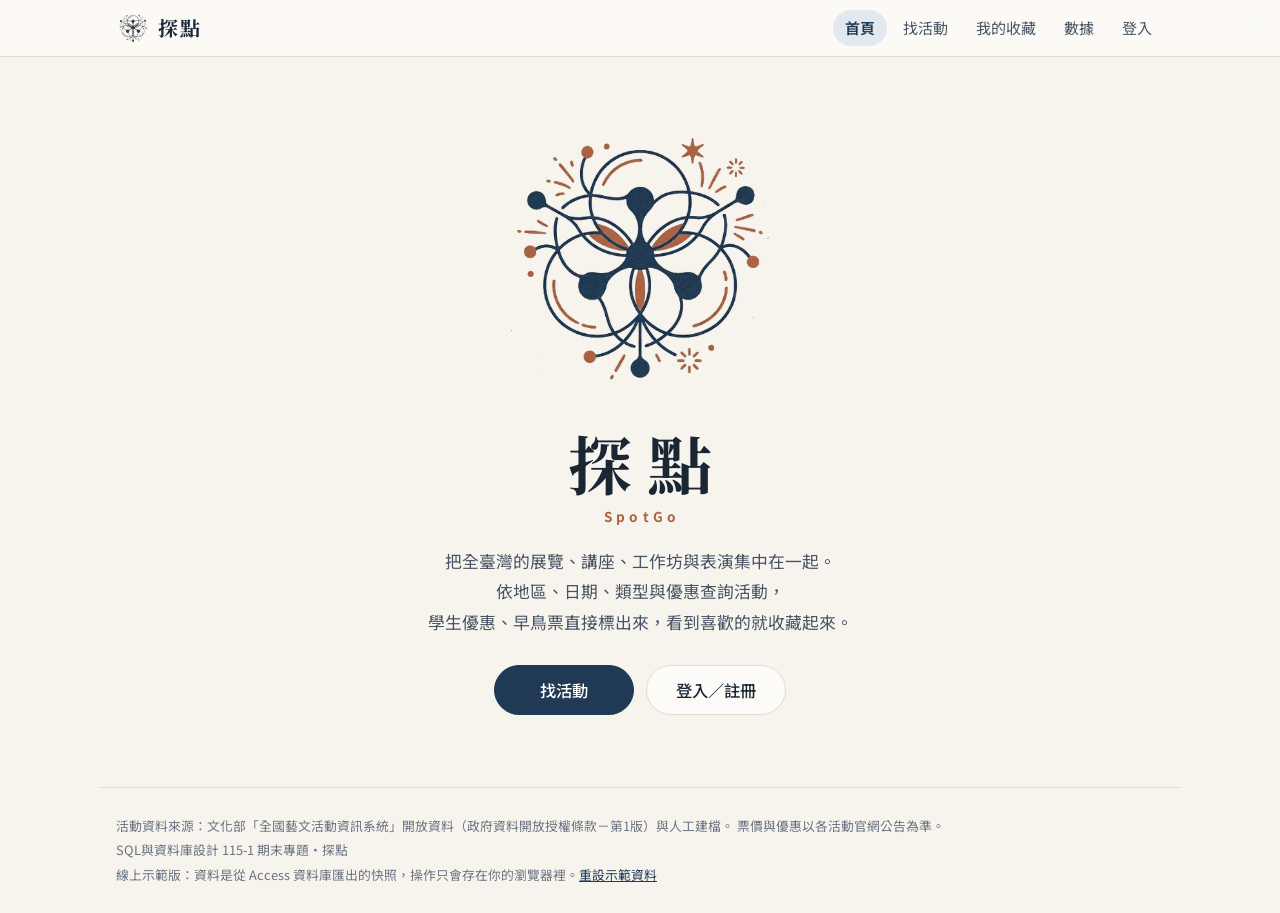
<file: index.html>
<!doctype html>
<html lang="zh-Hant">
<head>
  <meta charset="utf-8">
  <meta name="viewport" content="width=device-width, initial-scale=1, viewport-fit=cover">
  <title>探點</title>
  <meta name="theme-color" content="#203a55">
  <link rel="icon" type="image/png" href="favicon.png">
  <link rel="preconnect" href="https://fonts.googleapis.com">
  <link rel="preconnect" href="https://fonts.gstatic.com" crossorigin>
  <link rel="stylesheet" href="https://fonts.googleapis.com/css2?family=Noto+Sans+TC:wght@400;500;700&family=Noto+Serif+TC:wght@600;700&display=swap">
  <link rel="stylesheet" href="style.css">
</head>
<body>
  <header class="topbar">
    <div class="topbar-inner">
      <a href="#/" class="brand"><img class="brand-logo" src="logo.png" alt="" width="34" height="34">探點</a>
      <nav class="nav" aria-label="主選單">
        <a href="#/" data-nav="home">首頁</a>
        <a href="#/search" data-nav="search">找活動</a>
        <a href="#/saves" data-nav="saves" data-roles="guest,使用者">我的收藏</a>
        <a href="#/merchant" data-nav="merchant" data-roles="商家" hidden>商家後台</a>
        <a href="#/admin" data-nav="admin" data-roles="管理員" hidden>管理員後台</a>
        <a href="#/stats" data-nav="stats">數據</a>
        <a href="#/login" data-nav="login" id="nav-account">登入</a>
      </nav>
    </div>
  </header>

  <main id="app" class="container" tabindex="-1"></main>

  <footer class="footer container">
    <p>活動資料來源：文化部「全國藝文活動資訊系統」開放資料（政府資料開放授權條款－第1版）與人工建檔。
      票價與優惠以各活動官網公告為準。</p>
    <p>SQL與資料庫設計 115-1 期末專題・探點</p>
    <p>線上示範版：資料是從 Access 資料庫匯出的快照，操作只會存在你的瀏覽器裡。<a href="#/" id="demo-reset">重設示範資料</a></p>
  </footer>

  <div id="toast" class="toast" role="status" aria-live="polite" hidden></div>
  <div id="tooltip" class="tooltip" role="tooltip" hidden></div>

  <script src="data.js"></script>
  <script src="mock-api.js"></script>
  <script src="app.js"></script>
</body>
</html>
</file>
<file: style.css>
/* 探點：顏色都用變數，深色模式只換變數
   配色取自 logo：米白底 #f7f4ee、深藍 #203a55（主色）、赭紅 #b06040（點綴、優惠） */
:root {
  color-scheme: light;
  --bg: #f7f4ee;              /* 和 logo 底色相同 */
  --surface: #fdfbf7;
  --surface-2: #f0ebe1;
  --line: #e3dccf;
  --text: #1a2633;
  --text-2: #475363;
  --text-3: #6b7380;
  --accent: #203a55;          /* 主色＝logo 的深藍，也是圖表的單一系列色 */
  --accent-ink: #203a55;      /* 主色當文字用時（對比 ≥ 4.5） */
  --accent-soft: #e2e8ef;
  --brand-2: #b06040;         /* logo 的赭紅，只當裝飾 */
  --logo-plate: transparent;  /* logo 是去背的；深色模式要墊米白底，深藍線條才看得到 */
  --deal: #9c4f2c;            /* 優惠標籤文字（赭紅加深，對比 ≥ 4.5） */
  --deal-soft: #f6e4d8;
  --ok: #2e7048;
  --ok-soft: #e3efe4;
  --warn: #8a5a00;
  --warn-soft: #f8ecd2;
  --danger: #b42318;
  --shadow: 0 1px 2px rgb(32 58 85 / .06), 0 4px 16px rgb(32 58 85 / .06);
  --radius: 14px;
  /* 字體：內文 Noto Sans TC、品牌名稱與標題 Noto Serif TC（Google Fonts；離線時改用系統字體） */
  --font: "Noto Sans TC", system-ui, "Microsoft JhengHei UI", "Microsoft JhengHei", "PingFang TC", sans-serif;
  --font-display: "Noto Serif TC", "Noto Sans TC", "Microsoft JhengHei", serif;
}
@media (prefers-color-scheme: dark) {
  :root:not([data-theme="light"]) {
    color-scheme: dark;
    --bg: #0f1720; --surface: #16202b; --surface-2: #1e2a37; --line: #2b3846;
    --text: #f2eee7; --text-2: #c4c0b7; --text-3: #9b988f;
    --accent: #4a76a8; --accent-ink: #a9c4e6; --accent-soft: #1c2b3d; --brand-2: #d98a62; --logo-plate: #f2eee7;
    --deal: #eba27e; --deal-soft: #3a2519; --ok: #7fd3a0; --ok-soft: #17301f;
    --warn: #f0c35c; --warn-soft: #362c14; --danger: #ff8a80;
    --shadow: 0 1px 2px rgb(0 0 0 / .4);
  }
}
:root[data-theme="dark"] {
  color-scheme: dark;
  --bg: #0f1720; --surface: #16202b; --surface-2: #1e2a37; --line: #2b3846;
  --text: #f2eee7; --text-2: #c4c0b7; --text-3: #9b988f;
  --accent: #4a76a8; --accent-ink: #a9c4e6; --accent-soft: #1c2b3d; --brand-2: #d98a62; --logo-plate: #f2eee7;
  --deal: #eba27e; --deal-soft: #3a2519; --ok: #7fd3a0; --ok-soft: #17301f;
  --warn: #f0c35c; --warn-soft: #362c14; --danger: #ff8a80;
  --shadow: 0 1px 2px rgb(0 0 0 / .4);
}

* { box-sizing: border-box; }
html { -webkit-text-size-adjust: 100%; }
body { margin: 0; background: var(--bg); color: var(--text); font: 15px/1.6 var(--font); }
a { color: var(--accent-ink); }
button, input, select { font: inherit; color: inherit; }
[hidden] { display: none !important; }
.container { max-width: 1080px; margin: 0 auto; padding-inline: max(16px, env(safe-area-inset-left)); }
main.container { padding-block: 20px 40px; min-height: 70vh; outline: none; }
h1, h2, h3 { line-height: 1.3; margin: 0 0 .5em; }
h1, .brand, .home-name { font-family: var(--font-display); font-weight: 700; }
h1 { font-size: 1.6rem; }
h2 { font-size: 1.15rem; }
.muted { color: var(--text-3); }
.small { font-size: .85rem; }
.sr-only { position: absolute; width: 1px; height: 1px; overflow: hidden; clip: rect(0 0 0 0); white-space: nowrap; }

/* ---------- 頂端列 ---------- */
.topbar { position: sticky; top: 0; z-index: 10; background: color-mix(in srgb, var(--surface) 88%, transparent);
  backdrop-filter: blur(10px); border-bottom: 1px solid var(--line); padding-top: env(safe-area-inset-top, 0px); }
.topbar-inner { max-width: 1080px; margin: 0 auto; padding: 10px 16px; display: flex; align-items: center; gap: 16px; flex-wrap: wrap; }
.brand { display: flex; align-items: center; gap: 8px; font-weight: 700; font-size: 1.25rem; letter-spacing: .08em; color: var(--text); text-decoration: none; }
.brand-logo { width: 34px; height: 34px; padding: 2px; border-radius: 50%; background: var(--logo-plate); }
.nav { display: flex; gap: 4px; margin-left: auto; flex-wrap: wrap; }
.nav a { padding: 6px 12px; border-radius: 999px; color: var(--text-2); text-decoration: none; }
.nav a:hover { background: var(--surface-2); }
.nav a[aria-current="page"] { background: var(--accent-soft); color: var(--accent-ink); font-weight: 600; }

/* ---------- 通用元件 ---------- */
.card { background: var(--surface); border: 1px solid var(--line); border-radius: var(--radius); box-shadow: var(--shadow); }
.panel { padding: 18px 20px; }
.btn { display: inline-flex; align-items: center; justify-content: center; gap: 6px; padding: 9px 16px; border-radius: 10px;
  border: 1px solid var(--line); background: var(--surface); cursor: pointer; text-decoration: none; color: var(--text); font-weight: 500; }
.btn:hover { background: var(--surface-2); }
.btn-primary { background: var(--accent); border-color: var(--accent); color: #fff; }
.btn-primary:hover { background: color-mix(in srgb, var(--accent) 88%, #000); }
.btn-saved { background: var(--ok-soft); border-color: transparent; color: var(--ok); }
.btn[disabled] { opacity: .6; cursor: default; }
.btn-text { border: 0; background: none; padding: 4px 6px; color: var(--accent-ink); cursor: pointer; }
:focus-visible { outline: 3px solid color-mix(in srgb, var(--accent) 55%, transparent); outline-offset: 2px; }

.tag { display: inline-block; padding: 1px 9px; border-radius: 999px; font-size: .8rem; font-weight: 500;
  background: var(--surface-2); color: var(--text-2); white-space: nowrap; }
.tag-deal { background: var(--deal-soft); color: var(--deal); }
.tag-free { background: var(--ok-soft); color: var(--ok); }
.tag-warn { background: var(--warn-soft); color: var(--warn); }

.field { display: flex; flex-direction: column; gap: 4px; min-width: 0; }
.field > span { font-size: .82rem; color: var(--text-2); font-weight: 500; }
.input { width: 100%; padding: 9px 11px; border: 1px solid var(--line); border-radius: 10px; background: var(--surface); min-width: 0; }
.input:focus { border-color: var(--accent); outline: none; box-shadow: 0 0 0 3px var(--accent-soft); }

/* ---------- 首頁 ---------- */
.home-hero { min-height: calc(100vh - 230px); display: grid; align-content: center; justify-items: center; text-align: center; padding: 24px 0; }
.home-art { position: relative; width: min(300px, 64vw); aspect-ratio: 1; margin-bottom: 12px; }
.home-art::before { content: ""; position: absolute; inset: 0; border-radius: 50%; background: var(--logo-plate); }
.home-art img { position: absolute; inset: 0; width: 100%; height: 100%; padding: 7%; }
.home-name { font-size: clamp(2.6rem, 9vw, 4rem); letter-spacing: .25em; text-indent: .25em; margin: 0; }
.eyebrow { color: var(--brand-2); font-weight: 700; letter-spacing: .3em; text-indent: .3em; font-size: .85rem; margin: 2px 0 18px; }
.lead { color: var(--text-2); font-size: 1.05rem; line-height: 1.8; max-width: 32em; margin: 0; }
.home-actions { display: flex; gap: 12px; flex-wrap: wrap; justify-content: center; margin-top: 28px; }
.home-actions .btn { min-width: 140px; padding: 11px 24px; font-size: 1.02rem; border-radius: 999px; }

.hero { padding: 8px 0 18px; }
.hero h1 { font-size: clamp(1.5rem, 4vw, 2rem); }
.hero p { color: var(--text-2); margin: 0; }

.filters { padding: 16px 18px; display: grid; gap: 14px; }
.filter-row { display: grid; gap: 12px; grid-template-columns: 2fr 1fr 1fr; }
.filter-row.dates { grid-template-columns: 1fr 1fr 2fr; align-items: end; }
@media (max-width: 720px) {
  .filter-row, .filter-row.dates { grid-template-columns: 1fr 1fr; }
  .filter-row:not(.dates) > :first-child { grid-column: 1 / -1; }
  .filter-row.dates > :last-child { grid-column: 1 / -1; }
}
.chips { display: flex; gap: 6px; flex-wrap: wrap; }
.chip { position: relative; }
.chip input { position: absolute; opacity: 0; pointer-events: none; }
.chip span { display: inline-block; padding: 5px 12px; border-radius: 999px; border: 1px solid var(--line);
  background: var(--surface); cursor: pointer; font-size: .9rem; user-select: none; }
.chip input:checked + span { background: var(--accent); border-color: var(--accent); color: #fff; }
.chip input:focus-visible + span { outline: 3px solid color-mix(in srgb, var(--accent) 55%, transparent); outline-offset: 2px; }
.chip-label { font-size: .82rem; color: var(--text-2); font-weight: 500; margin-bottom: 4px; }
.quick-dates { display: flex; gap: 6px; flex-wrap: wrap; }
.filter-actions { display: flex; gap: 10px; align-items: center; flex-wrap: wrap; justify-content: space-between; }

.strip { margin: 22px 0 6px; }
.strip-head { display: flex; align-items: baseline; justify-content: space-between; gap: 8px; }
.strip-list { display: grid; grid-template-columns: repeat(4, minmax(0, 1fr)); gap: 12px; margin-top: 8px; }
@media (max-width: 900px) { .strip-list { grid-template-columns: repeat(2, minmax(0, 1fr)); } }
@media (max-width: 520px) { .strip-list { grid-template-columns: minmax(0, 1fr); } }
.strip-item { padding: 14px 16px; text-decoration: none; color: inherit; display: grid; grid-template-rows: auto 1fr auto;
  gap: 6px; min-width: 0; }
.strip-item:hover { border-color: var(--accent); }
.strip-item > .tag { justify-self: start; }
.strip-title { line-height: 1.45; display: -webkit-box; -webkit-line-clamp: 2; -webkit-box-orient: vertical; overflow: hidden; }
.strip-more { margin-top: 8px; }
/* 搜尋之後移到結果下面：和結果之間加一條分隔線 */
#highlights.below { margin-top: 28px; padding-top: 6px; border-top: 1px solid var(--line); }

.results-head { display: flex; align-items: center; justify-content: space-between; gap: 12px; margin: 24px 0 12px; flex-wrap: wrap; }
.results-head .input { width: auto; }
.grid { display: grid; gap: 14px; grid-template-columns: repeat(auto-fill, minmax(min(100%, 300px), 1fr)); }
.event-card { padding: 16px 18px; display: flex; flex-direction: column; gap: 8px; text-decoration: none; color: inherit;
  transition: border-color .15s, transform .15s; }
.event-card:hover { border-color: var(--accent); transform: translateY(-1px); }
.event-card h3 { font-size: 1.02rem; margin: 0; display: -webkit-box; -webkit-line-clamp: 2; -webkit-box-orient: vertical; overflow: hidden; }
.event-meta { color: var(--text-2); font-size: .88rem; display: grid; gap: 2px; }
.event-meta div { overflow: hidden; text-overflow: ellipsis; white-space: nowrap; }
.price-row { display: flex; align-items: baseline; gap: 8px; flex-wrap: wrap; margin-top: auto; padding-top: 6px; border-top: 1px dashed var(--line); }
.price { font-weight: 700; font-size: 1.05rem; }
.price-old { color: var(--text-3); text-decoration: line-through; font-size: .88rem; }
.empty { padding: 40px 20px; text-align: center; color: var(--text-2); }
.more { display: flex; justify-content: center; margin-top: 18px; }

/* ---------- 活動詳情 ---------- */
.back { display: inline-block; margin-bottom: 12px; }
.detail { display: grid; gap: 18px; grid-template-columns: minmax(0, 1fr) 320px; align-items: start; }
@media (max-width: 860px) { .detail { grid-template-columns: 1fr; } }
.detail-head { padding: 22px 24px; }
.detail-head .tags { display: flex; gap: 6px; flex-wrap: wrap; margin-bottom: 10px; }
.side { position: sticky; top: 76px; display: grid; gap: 14px; }
.price-box { padding: 18px 20px; display: grid; gap: 10px; }
.price-big { font-size: 1.7rem; font-weight: 700; line-height: 1.1; }
.list { list-style: none; margin: 0; padding: 0; }
.list > li { padding: 12px 0; border-top: 1px solid var(--line); }
.list > li:first-child { border-top: 0; }
.session-time { font-weight: 600; }
.discount { display: flex; justify-content: space-between; gap: 12px; align-items: flex-start; }
.discount.expired { opacity: .55; }
.discount .amount { font-weight: 700; white-space: nowrap; }
.description { white-space: pre-wrap; overflow-wrap: anywhere; color: var(--text-2); }
.description.clamped { max-height: 16em; overflow: hidden; -webkit-mask-image: linear-gradient(#000 70%, transparent); mask-image: linear-gradient(#000 70%, transparent); }

/* ---------- 收藏 ---------- */
.reminder { display: flex; gap: 12px; align-items: center; padding: 12px 16px; background: var(--warn-soft);
  border-radius: 12px; color: var(--text); text-decoration: none; }
.reminder + .reminder { margin-top: 8px; }
.reminder b { color: var(--warn); }
.save-row { display: flex; gap: 12px; align-items: center; justify-content: space-between; padding: 14px 18px; }
.save-row + .save-row { border-top: 1px solid var(--line); }
.save-row a { color: var(--text); font-weight: 600; text-decoration: none; }
.save-row a:hover { color: var(--accent-ink); }

/* ---------- 數據 ---------- */
.stats-grid { display: grid; gap: 16px; grid-template-columns: repeat(auto-fit, minmax(min(100%, 420px), 1fr)); }
.hero-number { font-size: 3.2rem; font-weight: 700; line-height: 1; letter-spacing: -.02em; }
.bars { display: grid; gap: 8px; margin-top: 10px; }
.bar-row { display: grid; grid-template-columns: 6.5em minmax(0, 1fr); align-items: center; gap: 10px; cursor: default; }
.bar-label { color: var(--text-2); font-size: .9rem; text-align: right; overflow: hidden; text-overflow: ellipsis; white-space: nowrap; }
.bar-track { display: flex; align-items: center; gap: 8px; min-height: 28px; }
.bar { height: 20px; background: var(--accent); border-radius: 0 4px 4px 0; min-width: 2px; }
.bar-value { font-size: .85rem; color: var(--text); font-variant-numeric: tabular-nums; white-space: nowrap; }
.bar-row:hover .bar, .bar-row:focus-visible .bar { background: color-mix(in srgb, var(--accent) 80%, var(--text)); }
.rank { counter-reset: rank; }
.rank li { counter-increment: rank; display: grid; grid-template-columns: 2em minmax(0, 1fr) auto; gap: 10px; align-items: center; }
.rank li::before { content: counter(rank); font-weight: 700; color: var(--text-3); text-align: center; font-variant-numeric: tabular-nums; }
.rank a { color: var(--text); text-decoration: none; overflow: hidden; text-overflow: ellipsis; white-space: nowrap; }
.rank a:hover { color: var(--accent-ink); }
details.table-view summary { cursor: pointer; color: var(--accent-ink); font-size: .88rem; margin-top: 12px; }
.data-table { width: 100%; border-collapse: collapse; font-size: .88rem; margin-top: 8px; }
.data-table th, .data-table td { padding: 6px 8px; border-bottom: 1px solid var(--line); text-align: left; }
.data-table td.num, .data-table th.num { text-align: right; font-variant-numeric: tabular-nums; }

/* ---------- 登入 ---------- */
.auth { max-width: 420px; margin: 20px auto; padding: 24px; display: grid; gap: 16px; }
.tabs { display: grid; grid-template-columns: 1fr 1fr; background: var(--surface-2); border-radius: 10px; padding: 4px; }
.tabs button { border: 0; background: none; padding: 8px; border-radius: 8px; cursor: pointer; color: var(--text-2); }
.tabs button[aria-selected="true"] { background: var(--surface); color: var(--text); font-weight: 600; box-shadow: var(--shadow); }
.form { display: grid; gap: 12px; }
.error { color: var(--danger); font-size: .9rem; min-height: 1.2em; margin: 0; }

/* ---------- 商家、管理員後台 ---------- */
.chip-rows { display: grid; gap: 14px; grid-template-columns: repeat(auto-fit, minmax(min(100%, 320px), 1fr)); }
.notice { background: var(--warn-soft); border-radius: 12px; padding: 12px 16px; margin-bottom: 14px; }
.page-head { display: flex; align-items: flex-start; justify-content: space-between; gap: 12px; flex-wrap: wrap; margin-bottom: 14px; }
.page-head p { margin: 0; }
.status-tabs { display: flex; gap: 6px; flex-wrap: wrap; margin: 14px 0; }
.status-tabs button { border: 1px solid var(--line); background: var(--surface); border-radius: 999px; padding: 5px 12px; cursor: pointer; }
.status-tabs button[aria-selected="true"] { background: var(--accent); border-color: var(--accent); color: #fff; }
.status-tabs .count { font-variant-numeric: tabular-nums; opacity: .75; margin-left: 2px; }
.admin-tabs { max-width: 320px; margin-bottom: 4px; }
.admin-search { display: flex; gap: 8px; margin-bottom: 6px; }
.admin-search .input { max-width: 360px; }
.admin-row { display: flex; gap: 12px; align-items: center; justify-content: space-between; padding: 14px 18px; }
.admin-row + .admin-row { border-top: 1px solid var(--line); }
.admin-row a { color: var(--text); font-weight: 600; text-decoration: none; overflow-wrap: anywhere; }
.admin-row a:hover { color: var(--accent-ink); }
.row-actions { display: flex; gap: 8px; flex-wrap: wrap; justify-content: flex-end; flex-shrink: 0; }
@media (max-width: 640px) { .admin-row { flex-direction: column; align-items: stretch; } .row-actions { justify-content: flex-start; } }
.btn-danger, .btn-danger:hover { background: var(--danger); border-color: var(--danger); color: #fff; }
.form-grid { display: grid; gap: 12px; grid-template-columns: repeat(auto-fit, minmax(min(100%, 220px), 1fr)); }
.field.wide { grid-column: 1 / -1; }
textarea.input { resize: vertical; font: inherit; }
.venue-new { border: 1px dashed var(--line); border-radius: 10px; padding: 10px 14px; display: grid; gap: 10px; }
.venue-new[open] { display: grid; }
.venue-new summary { cursor: pointer; color: var(--accent-ink); }
.venue-new .btn { justify-self: start; margin-top: 10px; }
.discount-row { display: grid; gap: 10px; align-items: end; padding: 12px 0; border-top: 1px solid var(--line);
  grid-template-columns: 1.1fr .8fr 2fr 1.2fr 1.2fr auto; }
.discount-row .field.wide { grid-column: auto; }
@media (max-width: 860px) { .discount-row { grid-template-columns: 1fr 1fr; } .discount-row .field.wide { grid-column: 1 / -1; } }
#add-discount { margin-top: 10px; }
.save-title { font-weight: 600; color: var(--text-3); }

/* ---------- 其他 ---------- */
.footer { color: var(--text-3); font-size: .8rem; padding-block: 24px calc(24px + env(safe-area-inset-bottom, 0px)); border-top: 1px solid var(--line); }
.footer p { margin: 4px 0; }
.toast { position: fixed; left: 50%; bottom: calc(24px + env(safe-area-inset-bottom, 0px)); transform: translateX(-50%);
  background: var(--text); color: var(--bg); padding: 10px 18px; border-radius: 999px; box-shadow: var(--shadow); z-index: 30; max-width: calc(100% - 32px); }
.tooltip { position: fixed; z-index: 40; pointer-events: none; background: var(--text); color: var(--bg); padding: 6px 10px;
  border-radius: 8px; font-size: .82rem; max-width: 260px; }
.skeleton { background: linear-gradient(90deg, var(--surface-2), var(--line), var(--surface-2)); background-size: 200% 100%;
  animation: shimmer 1.2s infinite; border-radius: var(--radius); min-height: 150px; }
@keyframes shimmer { to { background-position: -200% 0; } }
@media (prefers-reduced-motion: reduce) { .skeleton { animation: none; } .event-card { transition: none; } }

/* 開賣時間：主色（深藍）系，和優惠（赭紅）、提醒（黃）分開 */
.tag-sale { background: var(--accent-soft); color: var(--accent-ink); }
.sale-info { border-radius: 10px; padding: 10px 12px; background: var(--surface-2); color: var(--text-2); }
.sale-info.upcoming { background: var(--accent-soft); color: var(--accent-ink); }
.reminder-sale { background: var(--accent-soft); }
.reminder-sale b { color: var(--accent-ink); }

/* 退回理由 */
.reject-note { margin-top: 6px; padding: 8px 12px; border-radius: 10px; background: var(--deal-soft); color: var(--deal); }

/* 彈窗（管理員退回時選理由） */
.dialog { width: min(520px, calc(100vw - 32px)); max-height: calc(100vh - 32px); overflow: auto; padding: 22px;
  border: 1px solid var(--line); color: var(--text); }
.dialog::backdrop { background: rgb(15 23 32 / .45); }
.dialog h2 { margin: 0; }
.reasons { border: 0; margin: 0; padding: 0; display: grid; gap: 6px; }
.reason { display: flex; gap: 10px; align-items: flex-start; padding: 8px 10px; border: 1px solid var(--line);
  border-radius: 10px; cursor: pointer; }
.reason:has(input:checked) { border-color: var(--danger); background: var(--deal-soft); }
.reason input { margin-top: 4px; accent-color: var(--danger); }

/* 審核時的重複提醒 */
.dup-warn { margin-top: 8px; padding: 10px 14px; border-radius: 10px; background: var(--warn-soft); color: var(--text); }
.dup-warn > b { color: var(--warn); }
.dup-warn.likely { background: var(--deal-soft); }
.dup-warn.likely > b { color: var(--deal); }
.dup-warn ul { margin: 6px 0 0; padding: 0; list-style: none; display: grid; gap: 6px; }
.dup-warn li { min-width: 0; }
.dup-warn .tag { background: var(--surface); }
</file>
